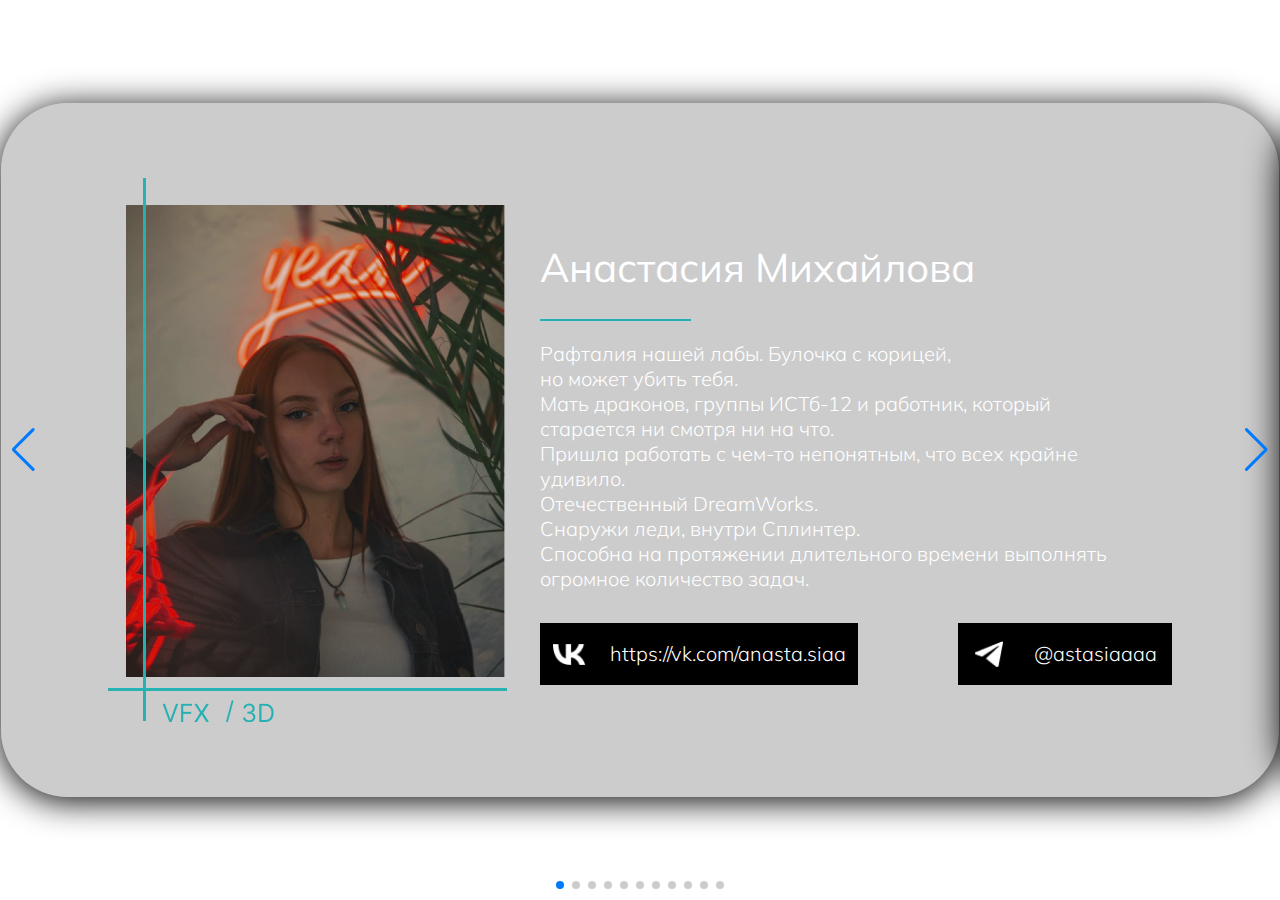
<file: aboutUs.html>
<!DOCTYPE html>
<html lang="en" dir="ltr">
  <head>
    <link rel="stylesheet" href="https://cdn.jsdelivr.net/npm/swiper/swiper-bundle.min.css" />
    <link rel="stylesheet" href="assets/css/aboutUs.css">
    <link rel="preconnect" href="https://fonts.googleapis.com">
    <link rel="preconnect" href="https://fonts.gstatic.com" crossorigin>
    <link href="https://fonts.googleapis.com/css2?family=Mulish:wght@300;400&display=swap" rel="stylesheet">
    <meta charset="utf-8">
    <title></title>
  </head>
  <body>

  <div class="swiper mySwiper">
    <div class="swiper-wrapper">
      <div class="swiper-slide">
        <div class="slide__Background">
          <img src="assets\img\Group 96.png" alt="Anastasia">
          <div class="slide__right">
            <div class="slide__text">
              <h1>Анастасия Михайлова</h1>
              <hr>
              <p>Рафталия нашей лабы. Булочка с корицей,<br>
                но может убить тебя.<br>
                Мать драконов, группы ИСТб-12 и работник, который<br>
                старается ни смотря ни на что.<br>
                Пришла работать с чем-то непонятным, что всех крайне<br>
                удивило.<br>
                Отечественный DreamWorks.<br>
                Снаружи леди, внутри Сплинтер.<br>
                Способна на протяжении длительного времени выполнять<br>
                огромное количество задач.<br>
              </p>
            </div>
            <div class="slide__buttons">
              <div class="slide__button-vk">
                <img src="assets\img\Vector.png" alt="vk">
                <span>https://vk.com/anasta.siaa</span>
              </div>
              <div class="slide__button-tg">
                <img src="assets\img\VectorTG.png" alt="tg">
                <span>@astasiaaaa</span>
              </div>
            </div>
          </div>
        </div>
      </div>
      <!-- 2  -->
      <div class="swiper-slide">
        <div class="slide__Background">
          <img src="assets\img\Group 95.png" alt="Nikita">
          <div class="slide__right">
            <div class="slide__text">
              <h1>Никита Авсиевич</h1>
              <hr>
              <p>Наставник и в работе, и в жизни. Всегда даст совет и<br>
              заговорит тебя на любую тему. Имеет запас поучительных<br>
              историй для любой жизненной ситуации<br>
              Никита Александорович - босс, сенсей и любитель аскании.<br>
              Ему настолько понятем этот мир, что нам не понять.<br>
              </p>
            </div>
            <div class="slide__buttons">
              <div class="slide__button-vk">
                <img src="assets\img\Vector.png" alt="vk">
                <span>https://vk.com/sappibear</span>
              </div>
              <div class="slide__button-tg">
                <img src="assets\img\VectorTG.png" alt="tg">
                <span>@Suppi_Bear</span>
              </div>
            </div>
          </div>
        </div>
      </div>
      <!-- 3 -->
      <div class="swiper-slide">
        <div class="slide__Background">
          <img src="assets\img\Group 97.png" alt="Liza">
          <div class="slide__right">
            <div class="slide__text">
              <h1>Елизавета Кононова</h1>
              <hr>
              <p>Талантливый дизайнер с выдающимся вкусом.<br>
              Украшение нашей лабораторной компании и самый приятный<br>
              человек.<br>
              Шутки стреляет редко, но крайне метко.<br>
              Visual aesthetic, если бы была человеком.<br>
              Главный противник ананасов. Если бы на земле началось<br>
              восстание против любителей пицц с ананасами, стала бы<br>
              предводителем, прям как Жанна д`Арк.<br>
              Любит Йегер, но не Эрена.<br>
              Этот человек создавал дизайн для сайта, судите о ней по нему. А<br>
              если серьезно, очень трудолюбивый человек, который всегда<br>
              поможет (но это не точно).
              </p>
            </div>
            <div class="slide__buttons">
              <div class="slide__button-vk">
                <img src="assets\img\Vector.png" alt="vk">
                <span>https://vk.com/lzknnva</span>
              </div>
              <div class="slide__button-tg">
                <img src="assets\img\VectorTG.png" alt="tg">
                <span>@lzknnva</span>
              </div>
            </div>
          </div>
        </div>
      </div>
      <!-- 4 -->
      <div class="swiper-slide">
        <div class="slide__Background">
          <img src="assets\img\Group 98.png" alt="Anastasia">
          <div class="slide__right">
            <div class="slide__text">
              <h1>Лия Язданова</h1>
              <hr>
              <p>Электромонтёр.<br>
                 Аппарат для раздачи вопросов, ответ на которые не знает<br>
                 даже Царь.<br>
                 Местный "диллер" знаний.<br>
                 Топ-3 лучших смехов из всех, которые вы когда-либо<br>
                 встречали.<br>
                 Любитель Mac и Apple<br>
                 Упертая, добивается своего несмотря ни на что.<br>
                 Разговаривает на змеином лучше, чем Гарри Поттер.<br>
                 Считает, что информации много не бывает.<br>
              </p>
            </div>
            <div class="slide__buttons">
              <div class="slide__button-vk">
                <img src="assets\img\Vector.png" alt="vk">
                <span>https://vk.com/liya_yazdanova</span>
              </div>
              <div class="slide__button-tg">
                <img src="assets\img\VectorTG.png" alt="tg">
                <span>@linaquinzel</span>
              </div>
            </div>
          </div>
        </div>
      </div>
      <!-- 5 -->
      <div class="swiper-slide">
        <div class="slide__Background">
          <img src="assets\img\Group 99.png" alt="Anastasia">
          <div class="slide__right">
            <div class="slide__text">
              <h1>Игорь Колягин</h1>
              <hr>
              <p>Боевая единица.<br>
                 Возможно он робот (а он точно не инопланетянин?).<br>
                 Первая и последняя линия обороны здравого смысла.<br>
                 Первое время он может показаться вам странным, но, узнав<br>
                 его получше, вы поймете, что это самый трудолюбивый<br>
                 работник, отзывчивый и добрый человек с отличным<br>
                 чувством юмора.<br>
                 R2D2<br>
                 Адепт теории относительности.<br>
                 Именно он создал Цукерберга.<br>
              </p>
            </div>
            <div class="slide__buttons">
              <div class="slide__button-vk">
                <img src="assets\img\Vector.png" alt="vk">
                <span>https://vk.com/mithmankolagin</span>
              </div>
              <div class="slide__button-tg">
                <img src="assets\img\VectorTG.png" alt="tg">
                <span>@Ladno2003OKEY</span>
              </div>
            </div>
          </div>
        </div>
      </div>
      <div class="swiper-slide">
        <div class="slide__Background">
          <img src="assets\img\Group 100.png" alt="Anastasia">
          <div class="slide__right">
            <div class="slide__text">
              <h1>Александр Печорин</h1>
              <hr>
              <p>Рафталия нашей лабы. Булочка с корицей,<br>
                но может убить тебя.<br>
                Мать драконов, группы ИСТб-12 и работник, который старается ни смотря ни на что.<br>
                Пришла работать с чем-то непонятным, что всех крайне удивило.<br>
                Отечественный DreamWorks.<br>
                Снаружи леди, внутри Сплинтер.<br>
                Способна на протяжении длительного времени выполнять огромное количество задач.<br>
              </p>
            </div>
            <div class="slide__buttons">
              <div class="slide__button-vk">
                <img src="assets\img\Vector.png" alt="vk">
                <span>https://vk.com/pechca16</span>
              </div>
              <div class="slide__button-tg">
                <img src="assets\img\VectorTG.png" alt="tg">
                <span>@unrealAlexL</span>
              </div>
            </div>
          </div>
        </div>
      </div>
      <!-- 7 -->
      <div class="swiper-slide">
        <div class="slide__Background">
          <img src="assets\img\Group 101.png" alt="Anastasia">
          <div class="slide__right">
            <div class="slide__text">
              <h1>Максим Суворов</h1>
              <hr>
              <p>Суровый и целеустремленный.<br>
                Начинающий геймдев разработчик. Довольно умный<br>
                и рассудительный.<br>
                Как Джокер - искупался в химикатах и теперь токсичит.<br>
                Чтобы сыграть в перевозчике, Стэтхем изучал биографию<br>
                Максима.<br>
                Мастер на все лапки, главный сисьадмин, человек который<br>
                разбирается в технике, апехер и просто хороший человек.<br>
              </p>
            </div>
            <div class="slide__buttons">
              <div class="slide__button-vk">
                <img src="assets\img\Vector.png" alt="vk">
                <span>https://vk.com/vs_ma27</span>
              </div>
              <div class="slide__button-tg">
                <img src="assets\img\VectorTG.png" alt="tg">
                <span>@vs_ma17</span>
              </div>
            </div>
          </div>
        </div>
      </div>
      <div class="swiper-slide">
        <div class="slide__Background">
          <img src="assets\img\Group 102.png" alt="Anastasia">
          <div class="slide__right">
            <div class="slide__text">
              <h1>Никита Сулевич</h1>
              <hr>
              <p>Высший криннго, аниме эксперт.<br>
                Отличный преподаватель, понимающий, умеет<br>
                взаимодействовать со сложными людьми. Научит тебя всем<br>
                тонкостям в создании чуда.<br>
                Мастер геймдева и тонких шуток.<br>
                Амбассадор Ниппон коку<br>
                Как рембо, только вместо патронов мемы.<br>
                Главный гейдизайнер локаций и карт, будующий<br>
                владелец trueno и просто добрый, позитивный человек.<br>
              </p>
            </div>
            <div class="slide__buttons">
              <div class="slide__button-vk">
                <img src="assets\img\Vector.png" alt="vk">
                <span>https://vk.com/ryuunatsu</span>
              </div>
              <div class="slide__button-tg">
                <img src="assets\img\VectorTG.png" alt="tg">
                <span>@RyuuNatsu</span>
              </div>
            </div>
          </div>
        </div>
      </div>
      <div class="swiper-slide">
        <div class="slide__Background">
          <img src="assets\img\Group 103.png" alt="Anastasia">
          <div class="slide__right">
            <div class="slide__text">
              <h1>Алексей Первов</h1>
              <hr>
              <p>Тот самый друг, которого нужно брать в магазин, чтобы<br>
                дотянуться до верхней полки. Позитивный,<br>
                конструктивный.<br>
                Ещё один фронтэндер (какой ужас, сколько их?).<br>
                Работает с нами дистанционно.<br>
                Если бы ответственность была человеком,<br>
                то была бы Алексеем.<br>
                Истинный и уважаемый работяга<br>
                Фанат фильма “Убить Билла”.<br>
                Мастер CSS анимаций и JS.<br>
              </p>
            </div>
            <div class="slide__buttons">
              <div class="slide__button-vk">
                <img src="assets\img\Vector.png" alt="vk">
                <span>https://vk.com/lxminus</span>
              </div>
              <div class="slide__button-tg">
                <img src="assets\img\VectorTG.png" alt="tg">
                <span>@lxminus</span>
              </div>
            </div>
          </div>
        </div>
      </div>
      <!-- 10 -->
      <div class="swiper-slide">
        <div class="slide__Background">
          <img src="assets\img\Group 104.png" alt="Anastasia">
          <div class="slide__right">
            <div class="slide__text">
              <h1>Илья Гаранов</h1>
              <hr>
              <p>Способен в кратчайшие сроки освоить сложнейшую тему.<br>
                Отличный работник и душа любой компании.<br>
                Подчинил себе древнее проклятье 2+2=22.<br>
                Со скриптонитом не знакомит. Ходят слухи,<br>
                что видел как запускают ракеты в космос.<br>
                Ближайший к космосу<br>
                человек, который сквозь все тернии<br>
                постиг Java Script, а также имеет черный пояс по HTML и<br>
                СSS.
              </p>
            </div>
            <div class="slide__buttons">
              <div class="slide__button-vk">
                <img src="assets\img\Vector.png" alt="vk">
                <span>https://vk.com/garai312</span>
              </div>
              <div class="slide__button-tg">
                <img src="assets\img\VectorTG.png" alt="tg">
                <span>@praying312</span>
              </div>
            </div>
          </div>
        </div>
      </div>
      <!-- 11 -->
      <div class="swiper-slide">
        <div class="slide__Background">
          <img src="assets\img\Group 105.png" alt="Anastasia">
          <div class="slide__right">
            <div class="slide__text">
              <h1>Петр Каменнов</h1>
              <hr>
              <p>Хранит в себе огромное количество информации, способен<br>
                решать сложнейшие задачи, очень быстро достигает целей и<br>
                легко всё схватывает.<br>
                Самый лютый уничтожитель офисных стульев на диком<br>
                западе<br>
                Любит JavaScript с рождения.<br>
                Добряк, отпетый мошенник, душный слетчик.<br>
              </p>
            </div>
            <div class="slide__buttons">
              <div class="slide__button-vk">
                <img src="assets\img\Vector.png" alt="vk">
                <span>https://vk.com/petrkamennov</span>
              </div>
              <div class="slide__button-tg">
                <img src="assets\img\VectorTG.png" alt="tg">
                <span>@petrkamennov</span>
              </div>
            </div>
          </div>
        </div>
      </div>
    </div>
    <div class="swiper-button-next"></div>
    <div class="swiper-button-prev"></div>
    <div class="swiper-pagination"></div>
  </div>
  
  <!-- Swiper JS -->
  <script src="https://cdn.jsdelivr.net/npm/swiper/swiper-bundle.min.js"></script>
  
  <!-- Initialize Swiper -->
  <script>
    var swiper = new Swiper(".mySwiper", {
      cssMode: true,
      navigation: {
        nextEl: ".swiper-button-next",
        prevEl: ".swiper-button-prev",
      },
      pagination: {
        el: ".swiper-pagination",
      },
      loop: true,
      mousewheel: true,
      keyboard: true,
    });
  </script>
  </body>
</html>
</file>
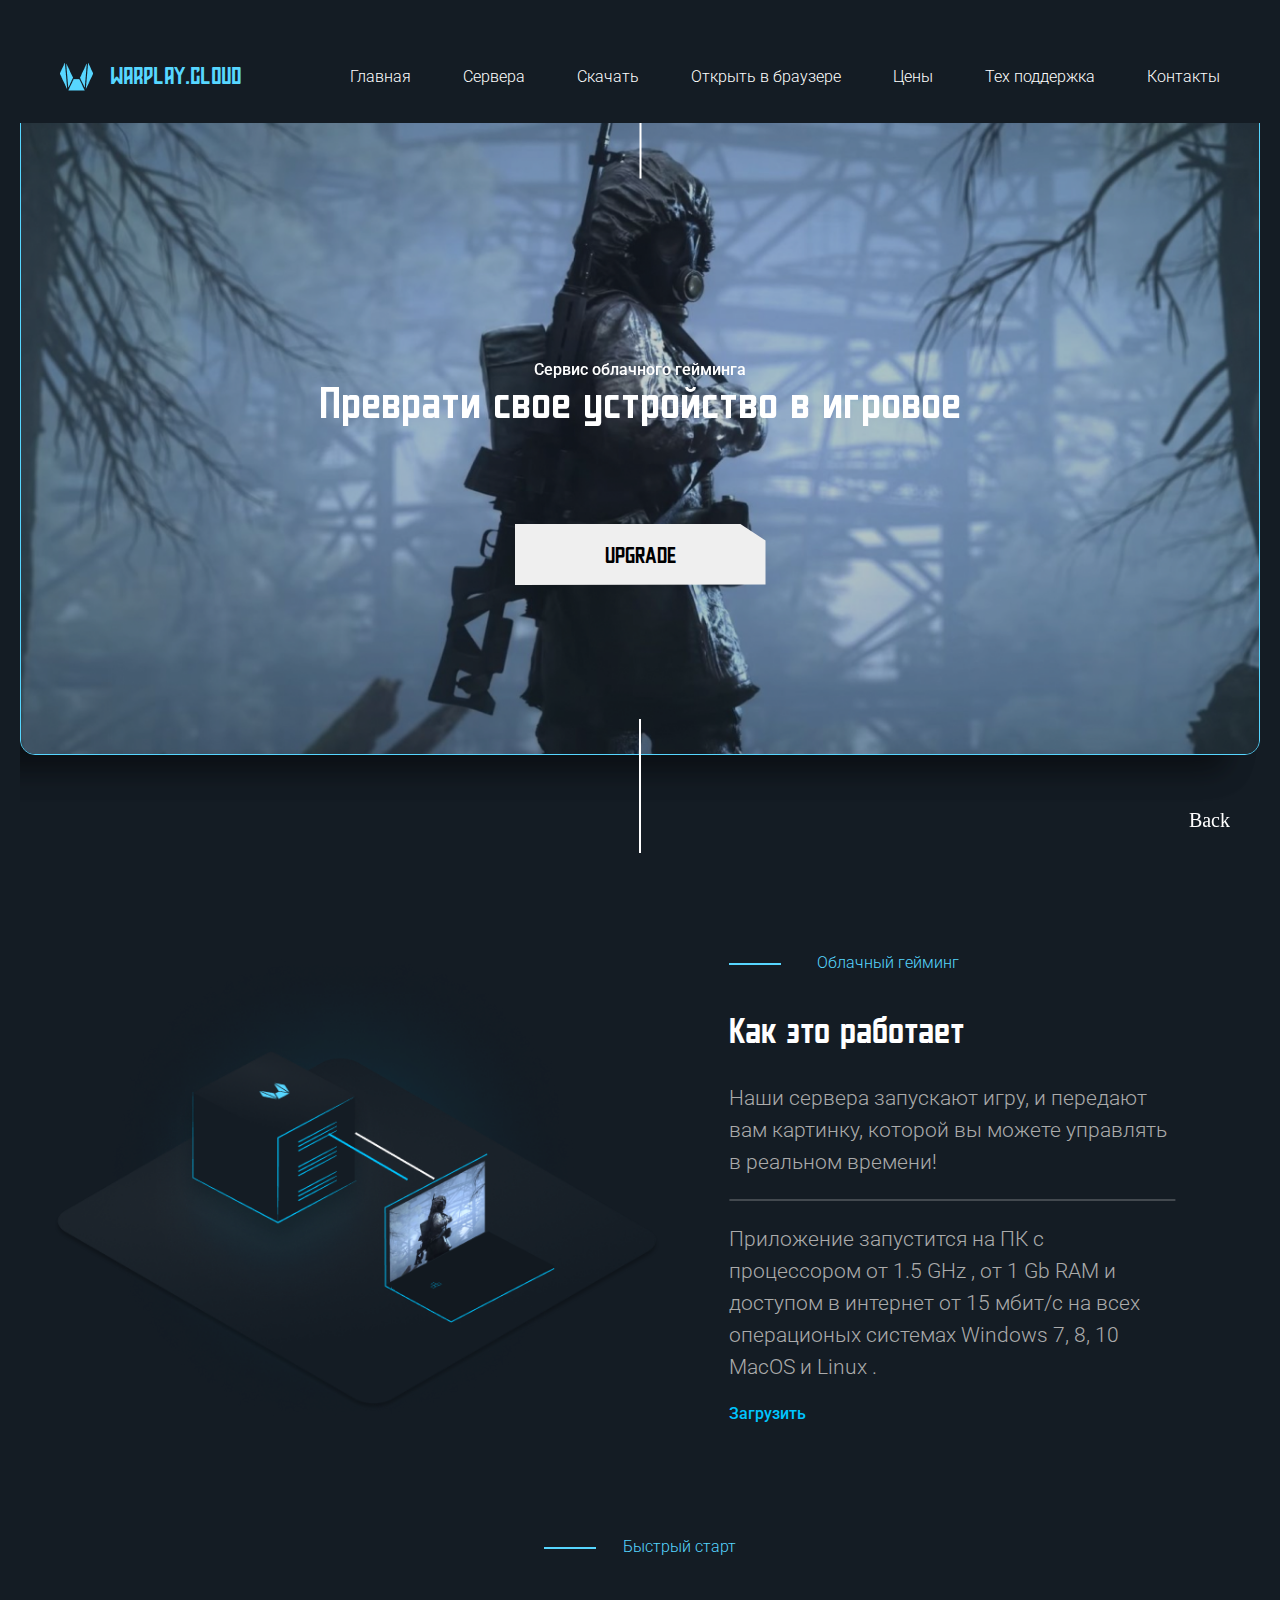
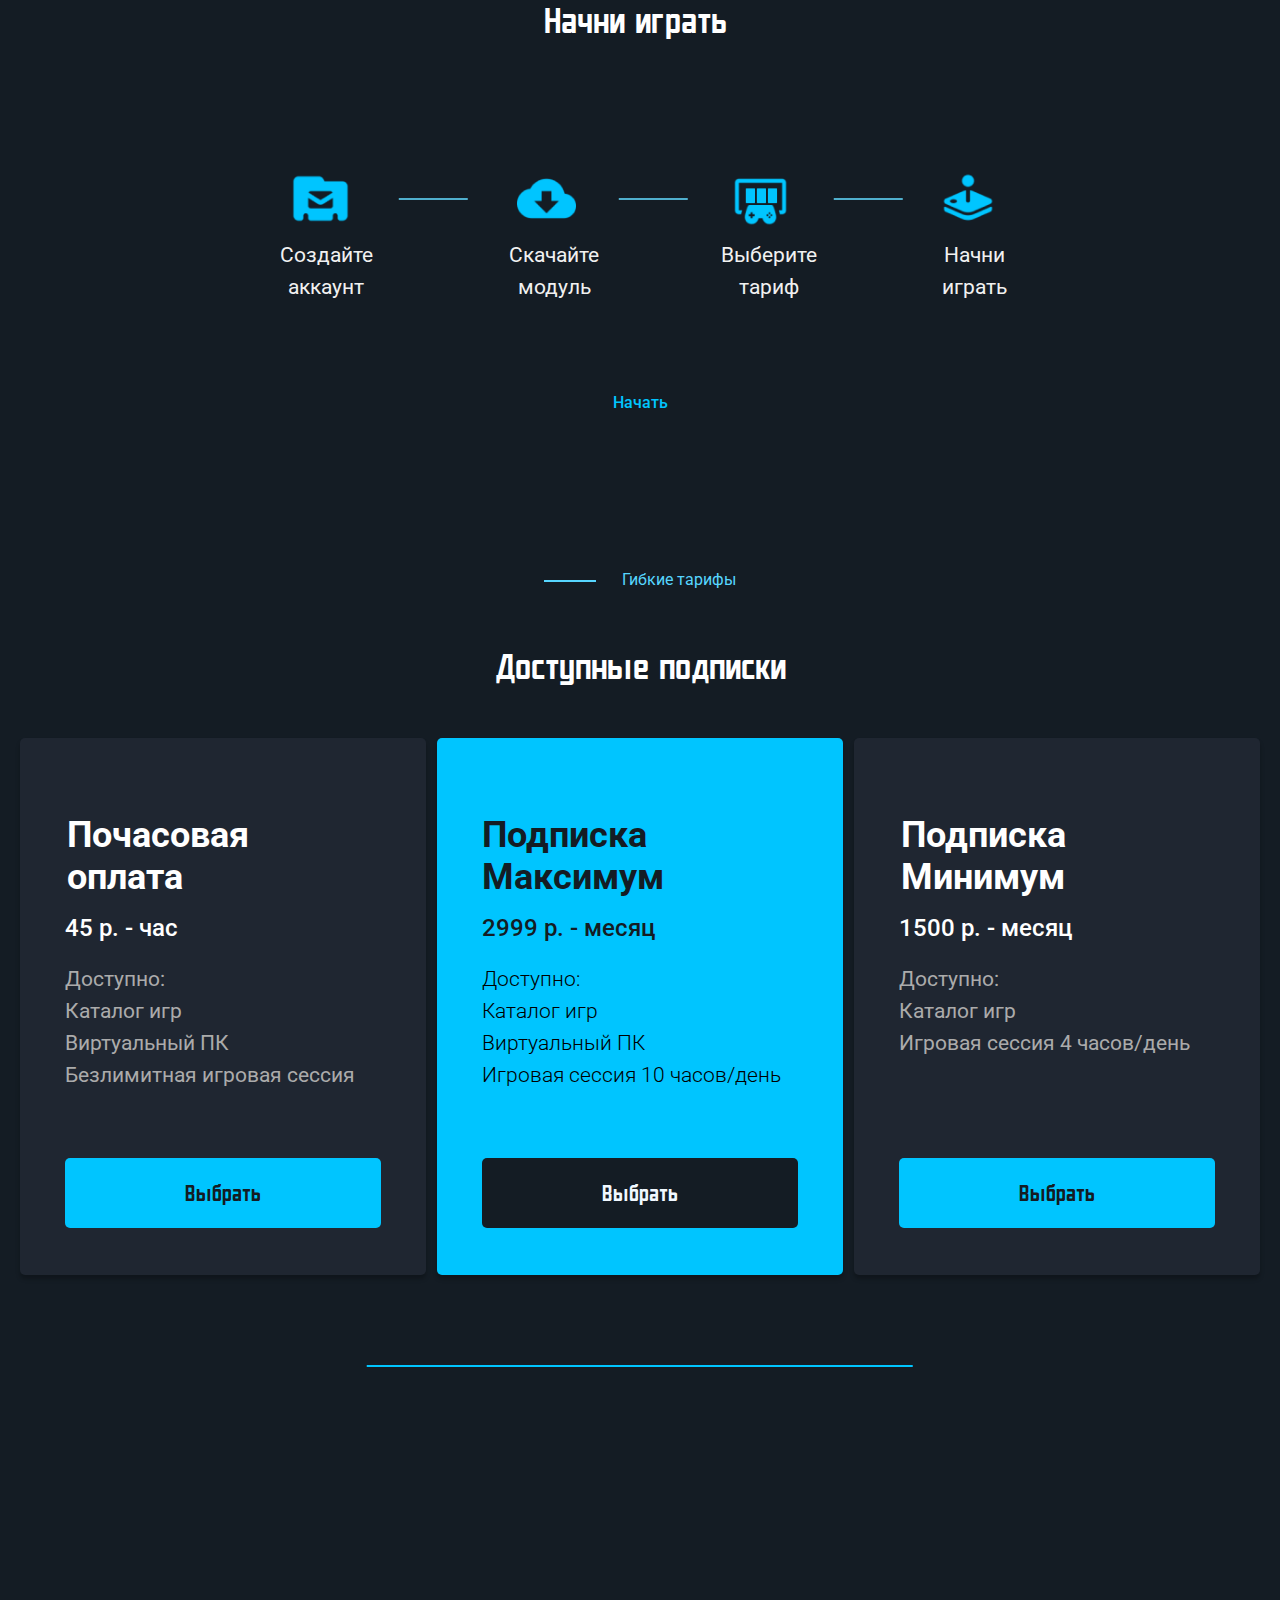
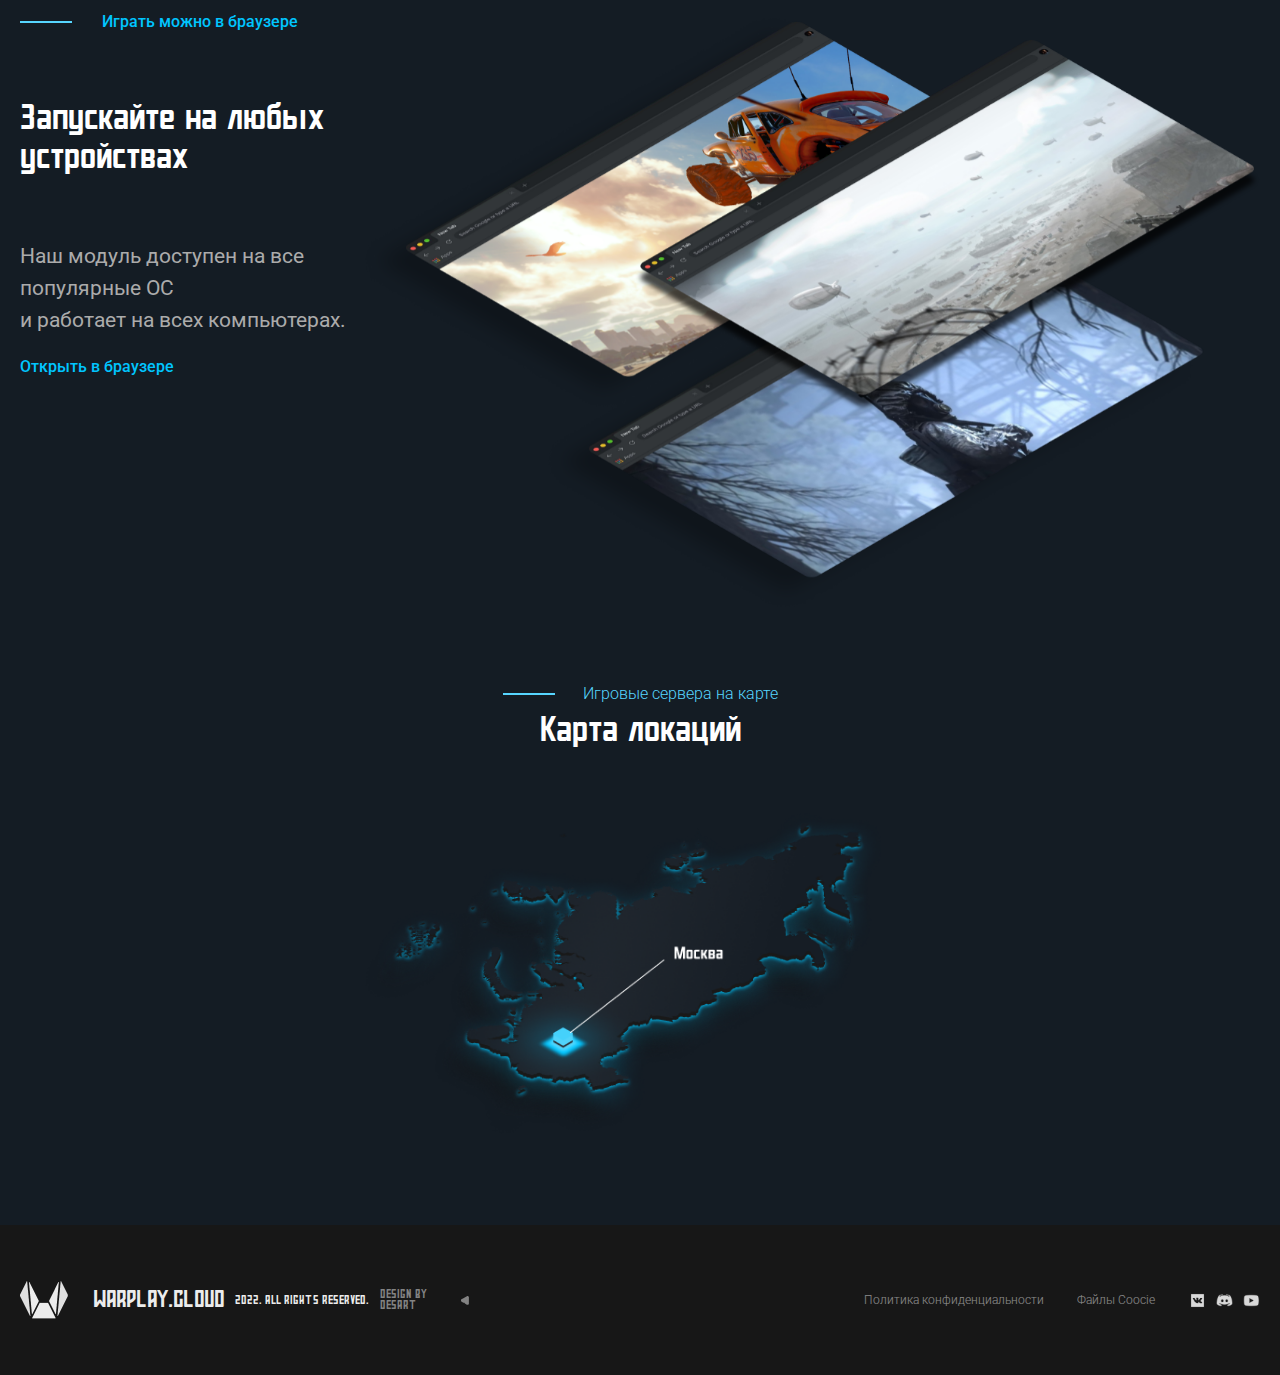
<file: project3.html>
<!DOCTYPE html>
<html lang="ru" dir="ltr">
  <head>
    <link
    rel="stylesheet"
    href="https://unpkg.com/swiper@8/swiper-bundle.min.css"
    />
    <link rel="stylesheet" href="assets/css/project3.css">
    <link rel="preconnect" href="https://fonts.googleapis.com">
    <link rel="preconnect" href="https://fonts.gstatic.com" crossorigin>
    <link href="https://fonts.googleapis.com/css2?family=Montserrat:wght@700&family=Nunito+Sans:wght@400;600;700;800&family=Roboto:wght@100;300;400;500;700&family=Rubik:wght@500&display=swap" rel="stylesheet">
    <meta name="viewport" content="width=device-width, initial-scale=1">
    <meta charset="utf-8">
    <title></title>
  </head>
  <body>

    <header class="header">
      <div class="_container_h">
        <div class="header__body">
          <a href="#"><div class="header__logo">
              <img src="assets\img\Group 5.png" alt="logo">
              <span>WARPLAY.CLOUD</span>
          </div></a>
          <div class="header__burger">
            <span></span>
          </div>
          <nav class="header__menu">
            <ul>
              <li><a href="#">Главная</a></li>
              <li><a href="#">Сервера</a></li>
              <li><a href="#">Скачать</a></li>
              <li><a href="#">Открыть в браузере</a></li>
              <li><a href="#">Цены</a></li>
              <li><a href="#">Тех поддержка</a></li>
              <li><a href="#">Контакты</a></li>
            </ul>
          </nav>
          </div>
        </div>
    </header>
    <div class="back">
      <a href="main.html">Back</a>
    </div>
    <section class="first__section _container">
      <!-- Slider main container -->
      <div class="first_section-slider swiper">
        <!-- Additional required wrapper -->
        <div class="swiper-wrapper">
          <!-- Slides -->
          <div class="slider__item swiper-slide">
            <img src="assets\img\Rectangle71.png">
            <div class="slider__text">
              <div class="slider__text-line1"></div>
              <span>Сервис облачного гейминга</span>
              <h1>Преврати свое устройство в игровое</h1>
              <button type="button" id="firstSectionSliderButton" name="button">UPGRADE</button>
              <div class="slider__text-line2"></div>
            </div>
          </div>
          <div class="slider__item swiper-slide">
            <img src="assets\img\Rectangle 94.png">
            <div class="slider__text">
              <div class="slider__text-line1"></div>
              <span>Сервис облачного гейминга</span>
              <h1>Преврати свое устройство в игровое</h1>
              <button id="firstSectionSliderButton" type="button" name="button">UPGRADE</button>
              <div class="slider__text-line2"></div>
            </div>
          </div>
          <div class="slider__item swiper-slide">
            <img src="assets\img\Rectangle 115.png">
            <div class="slider__text">
              <div class="slider__text-line1"></div>
              <span>Сервис облачного гейминга</span>
              <h1>Преврати свое устройство в игровое</h1>
              <button id="firstSectionSliderButton" type="button" name="button">UPGRADE</button>
              <div class="slider__text-line2"></div>
            </div>
          </div>
          ...
        </div>
        <!-- If we need pagination -->
        <div class="swiper-pagination"></div>
      </div>
    </section>
    <section class="second__section _container">
      <img src="assets\img\ImageServerHost.png" alt="second__section-img">
      <div class="second__section-right">
        <div class="second__section-right-top">
          <div class="second__section-right-top__line"></div>
          <span>Облачный гейминг</span>
        </div>
        <h2>Как это работает</h2>
        <p>Наши сервера запускают игру, и передают
          вам картинку, которой вы можете управлять
          в реальном времени!</p>
        <div class="second__section-right__line"></div>
        <p>Приложение  запустится на ПК с процессором
          от 1.5 GHz , от 1 Gb RAM и доступом в интернет
          от 15 мбит/с
           на всех операционых системах
          Windows 7, 8, 10 MacOS и Linux .</p>
        <a href="#" id="download">Загрузить</a>
      </div>
    </section>
    <section class="third_section _container">
      <div class="third_section-top">
        <div class="third_section-top-top">
          <div class="third_section-top-top__line"></div>
          <span>Быстрый старт</span>
        </div>
        <h3>Начни играть</h3>
      </div>
      <div class="third_section-bottom">
        <div class="third_section-bottom__imgs">
          <img class="third_section-bottom__img1" src="assets\img\Mail Contact.png" alt="third_section-bottom__img1">
          <div class="third_section-bottom__imgs-line"></div>
          <img class="third_section-bottom__img2" src="assets\img\Download from the Cloud.png" alt="third_section-bottom__img2">
          <div class="third_section-bottom__imgs-line"></div>
          <img class="third_section-bottom__img3" src="assets\img\Library.png" alt="third_section-bottom__img3">
          <div class="third_section-bottom__imgs-line"></div>
          <img class="third_section-bottom__img4" src="assets\img\Apple Arcade.png" alt="third_section-bottom__img4">
        </div>
        <div class="third_section-bottom__text">
          <span>Cоздайте аккаунт</span>
          <span>Cкачайте модуль</span>
          <span>Выберите тариф</span>
          <span>Начни играть</span>
        </div>
      </div>
      <a href="#" id="start">Начать</a>
    </section>
    <section class="four_section _container">
      <div class="four_section-top">
        <div class="four_section-top-top">
          <div class="four_section-top-top__line"></div>
          <span>Гибкие тарифы</span>
        </div>
        <h4>Доступные подписки</h4>
      </div>
      <div class="four_section-bottom">
        <div class="four_section-bottom__block-gray">
          <b>Почасовая
            <br>оплата</b>
          <span>45 р.  -  час</span>
          <p>Доступно:
             <br>Каталог игр
             <br>Виртуальный ПК
             <br>Безлимитная игровая сессия</p>
          <button  id="button"  type="button" name="button">Выбрать</button>
        </div>
        <div class="four_section-bottom__block-blue">
          <b>Подписка Максимум</b>
          <span>2999 р.  -  месяц</span>
          <p>Доступно:
             <br>Каталог игр
             <br>Виртуальный ПК
             <br>Игровая сессия 10 часов/день</p>
          <button id="button" type="button" name="button">Выбрать</button>
        </div>
        <div class="four_section-bottom__block-gray">
          <b>Подписка Минимум</b>
          <span>1500 р.  -  месяц</span>
          <p>Доступно:
             <br>Каталог игр
             <br>Игровая сессия 4 часов/день</p>
          <button id="button" type="button" name="button">Выбрать</button>
        </div>
      </div>
      <div class="four_section-line"></div>
    </section>
    <section class="five_section _container">
      <div class="five_section-left">
        <div class="five_section-left-top">
          <div class="five_section-left-top__line"></div>
          <span>Играть можно в браузере</span>
        </div>
        <h5>Запускайте на любых <br>устройствах</h5>
        <p>Наш модуль доступен на все популярные ОС
          <br>и работает на всех компьютерах.</p>
        <span id="inBrowser">Открыть в браузере</span>
      </div>
      <img src="assets\img\ImageBrowser (1).png" alt="five_section__img">
    </section>
    <section class="six__section _container">
      <div class="six__section-top">
        <div class="six__section-top-top">
          <div class="six__section-top-top__line"></div>
          <span>Игровые сервера на карте</span>
        </div>
        <h6>Карта локаций</h6>
      </div>
      <img src="assets\img\Group 83.png" alt="six__section-img">
    </section>
    <footer class="footer">
      <div class="footer__block _container">
        <div class="footer__block-left">
          <div class="footer__block-left__logo">
            <img src="assets\img\Group 6.png" alt="footer__block-left__logo">
            <span>WARPLAY.CLOUD</span>
          </div>
          <span>2022. All rights reserved.</span>
          <div class="footer__block-left__text">
            <span>Design by desart</span>
            <img src="assets\img\Vector.svg" alt="footer__block-left__text-img">
          </div>
        </div>
        <div class="footer__block-right">
          <span>Политика конфиденциальности</span>
          <span>Файлы Coocie</span>
          <div class="footer__block-right__contacts">
            <img src="assets\img\VK com.svg" alt="vk">
            <img src="assets\img\Discord.svg" alt="ds">
            <img src="assets\img\YouTube.svg" alt="yt">
          </div>
        </div>
      </div>
    </footer>
    <section class="os__section">
      <div class="os__section-block">
        <div class="os__section-block__top">
          <img id="arrow" src="assets\img\Arrow 3.svg" alt="arrow">
          <b>Выберете операционную систему</b>
        </div>
        <div class="os__section-block__bottom">
          <img src="assets\img\Windows 10.png" alt="Windows">
          <img src="assets\img\Mac Client.png" alt="Mac">
          <img src="assets\img\Linux.png" alt="Linux">
          <img src="assets\img\Chrome.png" alt="Chrome">
        </div>
      </div>
    </section>
    <section class="reg__section">
      <div class="reg__section-block">
        <div class="sign-reg__section-block__top">
          <img src="assets\img\Arrow 3.svg" id="arrow3" alt="sign-reg__section">
          <b class="sign-reg__section-block__top__b1">Регестрация</b>
          <b id="enter2" class="sign-reg__section-block__top__b2">Вход</b>
        </div>
        <input type="text" class="sign-reg__section-block__email" name="Почта / Телефон" value="Почта / Телефон">
        <input type="text" class="sign-reg__section-block__password" name="Пароль"Пароль value="Пароль">
        <button class="sign-reg__section-block__button" id="regButton" type="button" name="button">Зарегистрироваться</button>
        <div class="reg__section-block__checkbox">
          <input type="checkbox" checked>
          <span>Я соглашаюсь со следующими установленными правилами: <br>Политика использования файлов cookie WARPLAY.CLOUD, Пользовательское соглашение WARPLAY.CLOUD, Лицензионное соглашение MY.GAMES с конечным пользователем в отношении Игр, Лицензионное соглашение с конечным Пользователем для WARPLAY.CLOUD Игрового центра,<br>Политика конфиденциальности портала WARPLAY.CLOUD, Политика конфиденциальности WARPLAY.CLOUD для детей</span>
        </div>
        <div class="sign-reg__section-block__bottom">
          <div class="sign-reg__section-block__bottom-top">
            <div class="sign-reg__section-block__bottom-top__line"></div>
            <span>Войти через</span>
            <div class="sign-reg__section-block__bottom-top__line"></div>
          </div>
          <ul>
            <li class="sign-reg__section-block__bottom__img1"><img src="assets\img\Mail_ru.png" alt="sign-reg__section-block__bottom"></li>
            <li class="sign-reg__section-block__bottom__img2"><img src="assets\img\VK.png" alt="sign-reg__section-block__bottom"></li>
            <li class="sign-reg__section-block__bottom__img3"><img src="assets\img\OK.png" alt="sign-reg__section-block__bottom"></li>
            <li class="sign-reg__section-block__bottom__img4"><img src="assets\img\Facebook.png" alt="sign-reg__section-block__bottom"></li>
            <li class="sign-reg__section-block__bottom__img5"><img src="assets\img\Google.png" alt="sign-reg__section-block__bottom"></li>
            <li class="sign-reg__section-block__bottom__img6"><img src="assets\img\Twitch.png" alt="sign-reg__section-block__bottom"></li>
            <li class="sign-reg__section-block__bottom__img7"><img src="assets\img\Twitter.png" alt="sign-reg__section-block__bottom"></li>
            <li class="sign-reg__section-block__bottom__img8"><img src="assets\img\Apple.png" alt="sign-reg__section-block__bottom"></li>
          </ul>
        </div>
      </div>
    </section>
    <section class="sign__section">
      <div class="sign__section-block">
        <img src="assets\img\Rectangle 219.png" alt="sign__section-block__vk">
        <div class="sign-reg__section-block__top">
          <img src="assets\img\Arrow 3.svg" id="arrow2" alt="sign-reg__section">
          <b class="sign-reg__section-block__top__b2">Вход</b>
            <b id="regestration" class="sign-reg__section-block__top__b1">Регестрация</b>
        </div>
        <input type="text" class="sign-reg__section-block__email" name="Почта / Телефон" value="Почта / Телефон">
        <input type="text" class="sign-reg__section-block__password" name="Пароль"Пароль value="Пароль">
        <div class="sign__section-block__buttons">
          <input type="checkbox">
          <span>Запомнить</span>
          <button class="sign-reg__section-block__button" id="signButton" type="button" name="button">Войти</button>
        </div>
        <div class="sign-reg__section-block__bottom">
          <div class="sign-reg__section-block__bottom-top">
            <div class="sign-reg__section-block__bottom-top__line"></div>
            <span>Войти через</span>
            <div class="sign-reg__section-block__bottom-top__line"></div>
          </div>
          <ul>
            <li class="sign-reg__section-block__bottom__img1"><img src="assets\img\Mail_ru.png" alt="sign-reg__section-block__bottom"></li>
            <li class="sign-reg__section-block__bottom__img2"><img src="assets\img\VK.png" alt="sign-reg__section-block__bottom"></li>
            <li class="sign-reg__section-block__bottom__img3"><img src="assets\img\OK.png" alt="sign-reg__section-block__bottom"></li>
            <li class="sign-reg__section-block__bottom__img4"><img src="assets\img\Facebook.png" alt="sign-reg__section-block__bottom"></li>
            <li class="sign-reg__section-block__bottom__img5"><img src="assets\img\Google.png" alt="sign-reg__section-block__bottom"></li>
            <li class="sign-reg__section-block__bottom__img6"><img src="assets\img\Twitch.png" alt="sign-reg__section-block__bottom"></li>
            <li class="sign-reg__section-block__bottom__img7"><img src="assets\img\Twitter.png" alt="sign-reg__section-block__bottom"></li>
            <li class="sign-reg__section-block__bottom__img8"><img src="assets\img\Apple.png" alt="sign-reg__section-block__bottom"></li>
          </ul>
        </div>
      </div>
    </section>
    <section class="confirmation__section">
      <div class="confirmation__section-block">
        <div class="confirmation__section-block-top">
          <img src="assets\img\Arrow 3.svg" id="arrow4" alt="arrow">
          <b>На вашу почту отправлено подтверждение</b>
        </div>
        <p>На Ваш почтовый ящик отправлено сообщение, содержащее ссылку для подтверждения правильности e-mail адреса. Пожалуйста, перейдите по ссылке для завершения подписки.
          <br><br>
          Если письмо не пришло в течение 15 минут, проверьте папку «Спам». Если письмо вдруг попало в эту папку, откройте письмо, нажмите кнопку «Не спам» и перейдите по ссылке подтверждения. Если же письма нет и в папке «Спам», попробуйте подписаться ещё раз. Возможно, вы ошиблись при вводе адреса.</p>
      </div>
    </section>
    <section class="subscription__section">
        <div class="subscription__section-block">
          <div class="subscription__section-block__top">
            <img src="assets\img\Arrow 3.svg" id="arrow5" alt="arrow">
            <b>Доступные подписки</b>
          </div>
          <div class="four_section-bottom">
            <div class="four_section-bottom__block-gray">
              <b>Почасовая
                оплата</b>
              <span>45 р.  -  час</span>
              <p>Доступно:
                 <br>Каталог игр
                 <br>Виртуальный ПК
                 <br>Безлимитная игровая сессия</p>
              <button type="button" id="subsButton"  name="button">Выбрать</button>
            </div>
            <div class="four_section-bottom__block-blue">
              <b>Подписка Максимум</b>
              <span>2999 р.  -  месяц</span>
              <p>Доступно:
                 <br>Каталог игр
                 <br>Виртуальный ПК
                 <br>Игровая сессия 10 часов/день</p>
              <button type="button" id="subsButton" name="button">Выбрать</button>
            </div>
            <div class="four_section-bottom__block-gray">
              <b>Подписка Минимум</b>
              <span>1500 р.  -  месяц</span>
              <p>Доступно:
                 <br>Каталог игр
                 <br>Игровая сессия 4 часов/день</p>
              <button type="button" id="subsButton"  name="button">Выбрать</button>
            </div>
          </div>
        </div>
      </section>
  <script src="assets/js/jquery-3.6.0.min.js"></script>
  <script src="https://unpkg.com/swiper@8/swiper-bundle.min.js"></script>
  <script src="assets/js/projecct3.js"></script>
  </body>
</html>
</file>
<file: assets/css/aboutUs.css>
*,
*before,
*after {
  padding: 0;
  margin: 0;
  border: 0;
  box-sizing: border-box;
}
a {
  text-decoration: none;
}
ul,
ol,
li {
  list-style: none;
}
img {
  list-style: none;
}
input {
  list-style: none;
  padding: 0;
  margin: 0;
  border: 0;
  border: none;
  border:none;
  background-image:none;
  background-color:transparent;
  -webkit-box-shadow: none;
  -moz-box-shadow: none;
  box-shadow: none;
}
h1,
h2,
h3,
h4,
h5,
h6 {
    font-size: inherit;
    font-weight: inherit;
}
 html,
 body {
   position: relative;
   height: 100%;
 }

 body {
   background: #eee;
   font-family: Helvetica Neue, Helvetica, Arial, sans-serif;
   font-size: 14px;
   color: #000;
   margin: 0;
   padding: 0;
 }

.first__section {
  width: 100%;
  height: 100%;
  display: flex;
  justify-content: center;
  align-items: center;
}

.swiper {
  width: 100%;
  height: 100%;
}

.swiper-slide {
  text-align: center;
  font-size: 18px;
  background: #fff;

  /* Center slide text vertically */
  display: -webkit-box;
  display: -ms-flexbox;
  display: -webkit-flex;
  display: flex;
  -webkit-box-pack: center;
  -ms-flex-pack: center;
  -webkit-justify-content: center;
  justify-content: center;
  -webkit-box-align: center;
  -ms-flex-align: center;
  -webkit-align-items: center;
  align-items: center;
}

.swiper-slide img {
  display: block;
  width: 100%;
  height: 100%;
  object-fit: cover;
}


.slide__Background{
  width: 1278px;
    height: 694px;
    left: 5608px;
    top: 0px;
    display: flex;
    justify-content: center;
    align-items: center;
    background: rgba(0, 0, 0, 0.2);
    box-shadow: 0px 4px 34px #000000;
    border-radius: 67px;
}
.slide__Background img{
  width: 399px;
  height: 543.6px;
}
.slide__right{
    width: 632px;
    height: 470px;
    display: flex;
    flex-direction: column;
    align-items: flex-start;
    margin-left: 33px;
    justify-content: space-between;
}
.slide__text{
  width: 100%;

}
.slide__button-vk img{
  height: 21px;
  width: 34px;

}
.slide__button-tg img{
  height: 26px;
  width: 29px;
}
.slide__buttons{
  width: 100%;
  justify-self: flex-end;
  display: flex;
  justify-content: space-between;
}
.slide__text h1{
  font-family: 'Mulish';
  font-style: normal;
  font-weight: 400;
  font-size: 40px;
  line-height: 50px;  
  color: #FFFFFF;
  text-align: left;
}
.slide__text hr{
  width: 149px;
  border: 1px solid #25B1B1;
  position: relative;
  left: 0;
  margin: 0;
}
.slide__text p{
  font-family: 'Mulish';
  font-style: normal;
  font-weight: 300;
  font-size: 20px;
  line-height: 25px;
  color: #FFFFFF;
  text-align: left;
}
.slide__button-vk{
  width: 318px;
  height: 62px;
  color: #FFFFFF;
  font-family: 'Mulish';
  font-style: normal;
  font-weight: 300;
  font-size: 20px;
  line-height: 140.5%;
  display: flex;
  align-items: center;
  justify-content: space-around;
  background-color: #000000;
}
.slide__button-tg{
  width: 214px;
  height: 62px;
  color: #FFFFFF;
  font-family: 'Mulish';
  font-style: normal;
  font-weight: 300;
  font-size: 20px;
  line-height: 140.5%;
  display: flex;
  align-items: center;
  justify-content: space-around;
  background-color: #000000;
}
</file>
<file: assets/css/project3.css>
*,
*::before
*::after {
  padding: 0;
  margin: 0;
  border: 0;
  box-sizing: border-box;
}
a {
  text-decoration: none;
}
ul,
ol,
li {
  list-style: none;
  padding: 0;
}
img {
  list-style: none;
}
input {
  list-style: none;
  padding: 0;
  margin: 0;
  border: 0;
  border: none;
  border:none;
  background-image:none;
  background-color:transparent;
  -webkit-box-shadow: none;
  -moz-box-shadow: none;
  box-shadow: none;
}
h1,
h2,
h3,
h4,
h5,
h6 {
    font-size: inherit;
    font-weight: inherit;
}
body {
  margin: 0;
  height: 100%;
  line-height: 1;
  font-size: 16px;
  color: #FFFFFF;
  background: #141C24;

}
.wrapped {
  min-height: 100%;
  overflow: hidden;
}
._container_h{
  max-width: 1160px;
  margin: 47px auto;
  display: flex;
  padding: 0 20px;
  justify-content: space-between;
}
._container{
  max-width: 1327px;
  margin: 0 auto;
  padding: 0 20px;
}
html{
  /* overflow: hidden; */
}
/* ======================================================================================== */
@import url('https://fonts.googleapis.com/css2?family=Montserrat:wght@700&family=Nunito+Sans:wght@400;600;700;800&family=Roboto:wght@100;300;400;500;700&family=Rubik:wght@500&display=swap');
@font-face {
  font-family: 'Aire Exterior';
  src: url(../fonts/AireExterior.eot);
  src: url(../fonts/AireExterior.eot?#iefix) format('embedded-opentype'),
       url(../fonts/AireExterior.svg#AireExterior) format('svg'),
       url(../fonts/AireExterior.woff) format('woff'),
       url(../fonts/AireExterior.woff2) format('woff2'),
       url(../fonts/AireExterior.otf) format('otf'),
       url(../fonts/AireExterior.ttf) format('truetype');
       font-weight: 400;
       font-style: normal;
}
@font-face {
  font-family: 'Pulsar - Original';
  src: url(../fonts/pulsar-original.eot);
  src: url(../fonts/pulsar-original.eot?#iefix) format('embedded-opentype'),
       url(../fonts/pulsar-original.svg#pulsar-original) format('svg'),
       url(../fonts/pulsar-original.ttf) format('truetype'),
       url(../fonts/pulsar-original.woff2) format('woff2'),
       url(../fonts/pulsar-original.woff) format('woff'),
       url(../fonts/pulsar-original.otf) format('otf');
       font-weight: 400;
       font-style: normal;
}
/*=========================================================================================*/
.header__logo a{
  display: flex;
  align-items: center;
}
.header{
  width: 100%;
  background: #141C24;
  position: fixed;
  height: 123px;
  z-index: 20
}
.header__logo span{
  font-family: 'Pulsar - Original';
  font-style: normal;
  font-weight: 400;
  font-size: 24px;
  line-height: 23px;
  color: #57D6FF;
  margin-left: 17px;
}
.header__body{
  display: flex;
  width: 100%;
  justify-content: space-between;
  align-items: center;

}
.header__logo{
  display: flex;
  align-items: center;

}
.header__menu{
    width: 870px;
    padding-left: 20px;
}
.header__body ul{
  display: flex;
  width: 100%;
  justify-content: space-between;

}
.header__body li a{
  font-family: 'Roboto';
  font-style: normal;
  font-weight: 300;
  font-size: 16px;
  line-height: 180%;
  color: #FFFFFF;

}
.header__menu button{

}
.menu__icon{
}
@media(max-width: 991px) {
  .header__burger{
    display: block;
    position: relative;
    width: 30px;
    height: 20px;
    position: relative;
    z-index: 5;
  }
  .header__burger::after,
  .header__burger::before {
    content: '';
    background-color: #FFFFFF;
    position: absolute;
    width: 100%;
    height: 2px;
    left: 0;
    transition: all 0.3s ease 0s;
  }
  .header__burger::before {
    top: 0;
  }

  .header__burger::after {
    bottom: 0;
  }
  .header::before{}
  .header__burger span {
    content: '';
    background-color: #FFFFFF;
    position: absolute;
    width: 100%;
    height: 2px;
    left: 0;
    top: 9px;
   -webkit-animation-name: slideInDown;
   animation-name: slideInDown;
   -webkit-animation-duration: 0.5s;
   animation-duration: 0.5s;
   -webkit-animation-fill-mode: both;
   animation-fill-mode: both;
   }
   @-webkit-keyframes slideInDown {
   0% {
   -webkit-transform: translateY(-100px);
   transform: translateY(-100px);
   visibility: visible;
   }
   100% {
   -webkit-transform: translateY(0);
   transform: translateY(0);
   }
   }
   @keyframes slideInDown {
   0% {
   -webkit-transform: translateY(-100px);
   transform: translateY(-100px);
   visibility: visible;
   }
   100% {
   -webkit-transform: translateY(0);
   transform: translateY(0);
   }
   }


  .header__burger.active::before {
    transform: rotate(45deg);
    top: 9px;
  }

  .header__burger.active::after {
    transform: rotate(-45deg);
    bottom: 9px;
  }
  .header.active{
  position: fixed;
  }
  .header__burger.active span {
  -webkit-animation-name: slideOutUp;
  animation-name: slideOutUp;
  -webkit-animation-duration: 1s;
  animation-duration: 1s;
  -webkit-animation-fill-mode: both;
  animation-fill-mode: both;
  }
  @-webkit-keyframes slideOutUp {
  0% {
  -webkit-transform: translateY(0);
  transform: translateY(0);
  }
  100% {
  visibility: hidden;
  -webkit-transform: translateY(-100px);
  transform: translateY(-100px);
  }
  }
  @keyframes slideOutUp {
  0% {
  -webkit-transform: translateY(0);
  transform: translateY(0);
  }
  100% {
  visibility: hidden;
  -webkit-transform: translateY(-100px);
  transform: translateY(-100%px);
  }
  }
  .header__menu {
    position: fixed;
    top: -200%;
    left: 0;
    width: 100%;
    height: 100%;
    background-color: #121212;
    padding: 50px 0px 0px 0px;
    z-index: 2;
    text-align: center;
    justify-content: center;
    display: flex;
    flex-direction: column;
    transition: all 0.3s ease 0s;
  }

  .header__menu.active {
    top: 0;
  }
  .header__menu ul{
    flex-direction: column;
    align-items: center;
  }
  .header__menu ul li a{
    font-size: 40px
  }
  .header__menu button{
    display: block;
    width: 300px;
    height: 100px;
    font-size: 40px
  }
  .header__body > button{
    display: none;
  }

}
/* ============================================================================== */
.first__section{
  padding-top: 26px
}
.first__section-slide1 {
  width: 1327px;
  height: 777px;
  background:  url(../img/Rectangle71.png);
}
.first__section-slide2 {
  width: 1327px;
  height: 777px;
  background:  url(../img/Rectangle71.png);

}
.first__section-slide3 {
  width: 1327px;
  height: 777px;
  background:  url(../img/Rectangle71.png);

}
.slider__item span{
  font-family: 'Roboto';
  font-style: normal;
  font-weight: 500;
  font-size: 16px;
  line-height: 19px;
  color: #FFFFFF;
}
.slider__item h1{
  font-family: 'Aire Exterior';
  font-style: normal;
  font-weight: 400;
  font-size: 48px;
  line-height: 48px;
  color: #FFFFFF;
  margin: 0 0 97px 0;
}
.slider__text{
  position: relative;
  top: -620px;
  display: flex;
  align-items: center;
  flex-direction: column;
}
.slider__text-line1{
  width: 77px;
  height: 0px;
  margin-bottom: 220px;
  border: 1px solid #FFFFFF;
  transform: rotate(90deg);
}
.slider__text-line2{
  margin-top: 200px;
  width: 132px;
  height: 0px;
  border: 1px solid #FFFFFF;
  transform: rotate(90deg);
}
.slider__item button{
  width: 251px;
  height: 61px;
  border: none;
  clip-path: polygon(0% 0%, 90% 0, 100% 27%, 100% 99%, 0% 100%);
  font-family: 'Aire Exterior';
  font-style: normal;
  font-weight: 400;
  font-size: 24px;
  line-height: 24px;
  color: #000000;
}
.first_section-slider{
    position: relative;
    margin: auto;
    height: 900px;
    padding: 0;
  }
.first_section-slider .slider__item img {
  object-fit: cover;
  width: 100%;
  border: 0.5px solid #57D6FF;
  box-sizing: border-box;
  box-shadow: -33px 17px 29px rgba(0, 0, 0, 0.25);
  border-radius: 15px;
  }
.slider__item.active{
  width: 100%;
  display: flex;
  flex-direction: column;
}
/* ============================================================================ */
.second__section{
  display: flex;
  align-items: center;
}
.second__section img{
  width: 50%;
  margin: 0 5% 0 2.2%;
}
.second__section-right{
  width: 36%;
}
.second__section-right-top{
  display: flex;
  width: 100%;
  align-items: center;
}
.second__section-right-top span{
  font-family: 'Roboto';
  font-style: normal;
  font-weight: 300;
  font-size: 16px;
  line-height: 180%;
  color: #57D6FF;
  margin: 0 0 0 8%;
}
.second__section-right h2{
  font-family: 'Aire Exterior';
  font-style: normal;
  font-weight: 400;
  font-size: 39px;
  line-height: 39px;
  color: #FFFFFF;
}
.second__section-right-top__line{
  width: 50px;
  height: 0px;
  border: 1px solid #57D6FF;
  transform: rotate(180deg);
}
.second__section-right__line{
  height: 0px;
  border: 0.5px solid rgba(255, 255, 255, 0.2);
  transform: rotate(180deg);
}
.second__section-right p{
  font-family: 'Roboto';
  font-style: normal;
  font-weight: 300;
  font-size: 21.33px;
  line-height: 150%;
  color: #ABABAB;
}
.second__section-right a{
  margin: 74px 0 0 0;
  font-family: 'Roboto';
  font-style: normal;
  font-weight: 500;
  font-size: 16px;
  line-height: 19px;
  color: #00C5FF;
}
/* ============================================================================== */
.third_section{
  display: flex;
  align-items: center;
  flex-direction: column;
  margin-top: 87px;
}
.third_section-top{
  width: 192px;
}
.third_section-top-top{
  width: 100%;
  display: flex;
  justify-content: space-between;
  align-items: center;
}
.third_section-top-top span{
  font-family: 'Roboto';
  font-style: normal;
  font-weight: 300;
  font-size: 16px;
  line-height: 180%;
  color: #57D6FF;
}
.third_section-top-top__line{
  width: 50px;
  height: 0px;
  border: 1px solid #57D6FF;
  transform: rotate(180deg);
}
.third_section-top h3{
  font-family: 'Aire Exterior';
  font-style: normal;
  font-weight: 400;
  font-size: 39px;
  line-height: 39px;
  color: #FFFFFF;
}
.third_section-bottom{
  width: 63.9%;
}
.third_section-bottom__imgs{
  width: 100%;
  display: flex;
  align-items: center;
  margin-top: 90px
}
.third_section-bottom__imgs img{
  width: 7.5%;
}
.third_section-bottom__img1{
  margin: 0 6.25% 0 5.896%;
}
.third_section-bottom__img2{
  margin: 0  5.42% 0 6.132%;
}
.third_section-bottom__img3{
  margin: 0 5.54% 0 5.42%;
}
.third_section-bottom__img4{
  margin: 0 4.834% 0 4.481%;
}
.third_section-bottom__imgs-line{
  width: 73px;
  height: 0px;
  background: #141C24;
  border: 1px solid #50AFCD;
  transform: rotate(180deg);
}
.third_section-bottom__text{
  width: 100%;
  display: flex;
  align-items: center;
  margin-top: 12px
}
.third_section-bottom__text span{
  font-family: 'Roboto';
  font-style: normal;
  font-weight: 400;
  font-size: 21px;
  line-height: 150%;
  color: #F1F1F1;
  text-align: center;
}
.third_section-bottom__text span:nth-child(2) {
  margin: 0 7.429% 0 8.254%;
}
.third_section-bottom__text span:nth-child(4) {
  margin: 0 0 0 8.37%;
}
.third_section > a{
  margin-top: 90px;
  font-family: 'Roboto';
  font-style: normal;
  font-weight: 500;
  font-size: 16px;
  line-height: 19px;
  color: #00C5FF;
}
/* ================================================================================ */
.four_section{
  display: flex;
  flex-direction: column;
  align-items: center;
  margin-top: 154px;
}
.four_section-top{
  width: 316px;
  display: flex;
  flex-direction: column;
  align-items: center;
}
.four_section-top-top{
  width: 192px;
  display: flex;
  justify-content: space-between;
  align-items: center;
}
.four_section-top-top span{
  font-family: 'Roboto';
  font-style: normal;
  font-weight: 400;
  font-size: 16px;
  line-height: 180%;
  color: #57D6FF;
}
.four_section-top-top__line{
  width: 50px;
  height: 0px;
  border: 1px solid #57D6FF;
  transform: rotate(180deg);
}
.four_section-top h4{
  font-family: 'Aire Exterior';
  font-style: normal;
  font-weight: 400;
  font-size: 39px;
  line-height: 39px;
  color: #FFFFFF;
}
.four_section-bottom{
  width: 91.9%;
  flex-wrap: wrap;
  display: flex;
  justify-content: space-between;
}
.four_section-bottom__block-gray{
  width: 32.78%;
  display: flex;
  flex-direction: column;
  align-items: center;
  background: #1F2631;
  box-shadow: 0px 4px 4px rgba(0, 0, 0, 0.25);
  border-radius: 5px;
}
.four_section-bottom__block-gray b{
  width: 76.75%;
  font-family: 'Roboto';
  font-style: normal;
  font-weight: 700;
  font-size: 36px;
  line-height: 42px;
  color: #FFFFFF;
  margin: 76px 0 16px 0;
}
.four_section-bottom__block-gray span{
  width: 77.75%;
  font-family: 'Roboto';
  font-style: normal;
  font-weight: 500;
  font-size: 24px;
  line-height: 28px;
  color: #FFFFFF;
}
.four_section-bottom__block-gray p{
  width: 77.75%;
  font-family: 'Roboto';
  font-style: normal;
  font-weight: 400;
  font-size: 21.33px;
  line-height: 150%;
  color: #ABABAB;
  height: 173.76px;
}
.four_section-bottom__block-gray button{
  width: 77.75%;
  height: 70px;
  background: #00C5FF;
  border-radius: 5px;
  border: none;
  font-family: 'Aire Exterior';
  font-style: normal;
  font-weight: 400;
  font-size: 24px;
  line-height: 180%;
  color: #141C24;
  margin-bottom: 47px
}
.four_section-bottom__block-blue{
  width: 32.78%;
  display: flex;
  flex-direction: column;
  align-items: center;
  background: #00C5FF;
  box-shadow: 0px 4px 4px rgba(0, 0, 0, 0.25);
  border-radius: 5px;
}
.four_section-bottom__block-blue b{
  width: 77.75%;
  font-family: 'Roboto';
  font-style: normal;
  font-weight: 700;
  font-size: 36px;
  line-height: 42px;
  color: #141C24;
  margin: 76px 0 16px 0;
}
.four_section-bottom__block-blue span{
  width: 77.75%;
  font-family: 'Roboto';
  font-style: normal;
  font-weight: 500;
  font-size: 24px;
  line-height: 28px;
  color: #141C24;
}
.four_section-bottom__block-blue p{
  width: 77.75%;
  height: 173.76px;
  font-family: 'Roboto';
  font-style: normal;
  font-weight: 300;
  font-size: 21.33px;
  line-height: 150%;
  color: #000000;
}
.four_section-bottom__block-blue button{
  width: 77.75%;
  height: 70px;
  background: #141C24;
  border-radius: 5px;
  border: none;
  font-family: 'Aire Exterior';
  font-style: normal;
  font-weight: 400;
  font-size: 24px;
  line-height: 180%;
  color: #F1F8FF;
  margin-bottom: 47px
}

.four_section-line{
  width: 43.85%;
  height: 0px;
  left: 1011px;
  top: 2889px;
  border: 1px solid #00C5FF;
  transform: rotate(180deg);
  margin-top: 90px;
}
/* =============================================================================== */
.five_section{
  display: flex;
  margin-top: 245px;
}
.five_section img{
  overflow: auto;
  position: relative;
}
.five_section-left{
  width: 36.17%;
  margin: 0 auto;
  position: relative;
}
.five_section-left-top{
  display: flex;
  align-items: center;
}
.five_section-left-top__line{
  width: 50px;
  height: 0px;
  border: 1px solid #57D6FF;
  transform: rotate(180deg);
}
.five_section-left-top span{
  margin-left: 30px;
  font-family: 'Roboto';
  font-style: normal;
  font-weight: 300;
  font-size: 16px;
  line-height: 180%;
  color: #57D6FF;
}
.five_section-left h5{
  font-family: 'Aire Exterior';
  font-style: normal;
  font-weight: 400;
  font-size: 39px;
  line-height: 39px;
  color: #FFFFFF;
}
.five_section-left p{
  font-family: 'Roboto';
  font-style: normal;
  font-weight: 400;
  font-size: 21.33px;
  line-height: 150%;
  color: #ABABAB;
}
.five_section-left span{
  font-family: 'Roboto';
  font-style: normal;
  font-weight: 500;
  font-size: 16px;
  line-height: 19px;
  color: #00C5FF;
}
/* ================================================================================ */
.six__section{
  display: flex;
  flex-direction: column;
  align-items: center;
  margin-top: 68px;
}
.six__section img{
  width: 54.63%
}
.six__section-top{
  width: 275px;
}
.six__section-top-top{
  display: flex;
  justify-content: space-between;
  align-items: center;
}
.six__section-top-top__line{
  width: 50px;
  height: 0px;
  border: 1px solid #57D6FF;
  transform: rotate(180deg);
}
.six__section-top-top span{
  font-family: 'Roboto';
  font-style: normal;
  font-weight: 300;
  font-size: 16px;
  line-height: 180%;
  color: #57D6FF;

}
.six__section-top h6{
  font-family: 'Aire Exterior';
  font-style: normal;
  font-weight: 400;
  font-size: 39px;
  line-height: 39px;
  color: #FFFFFF;
  margin: 0;
  text-align: center;
}
/* ===================================================================================== */
.footer{
  background: #171717;
  height: 150px;
  margin-top: 86px;
}
.footer__block{
  padding-top: 56px;
  display: flex;
  justify-content: space-between;

}
.footer__block-left{
  width: 36.17%;
  display: flex;
  justify-content: space-between;
  align-items: center;
}
.footer__block-left__logo{
  display: flex;
  align-items: center;
}
.footer__block-left__logo img{}
.footer__block-left__logo span{
  font-family: 'Pulsar - Original';
  font-style: normal;
  font-weight: 400;
  font-size: 24px;
  line-height: 23px;
  color: #ECECEC;
  margin-left: 25px;
}
.footer__block-left > span{
  font-family: 'Pulsar - Original';
  font-style: normal;
  font-weight: 400;
  font-size: 12px;
  line-height: 11px;
  color: #ECECEC;
}
.footer__block-left__text{
  width: 19.79%;
  display: flex;
  align-items: center;
  justify-content: space-between;
}
.footer__block-left__text span{
  font-family: 'Pulsar - Original';
  font-style: normal;
  font-weight: 400;
  font-size: 12px;
  line-height: 11px;
  color: #838383;
}
.footer__block-left__text img{
}
.footer__block-right{
  width: 31.95%;
  display: flex;
  justify-content: space-between;
  align-items: center;
}
.footer__block-right span{
  font-family: 'Roboto';
  font-style: normal;
  font-weight: 300;
  font-size: 12px;
  line-height: 14px;
  color: #FFFFFF;
  opacity: 0.5;
}
.footer__block-right__contacts{
  width: 71px;
  display: flex;
  justify-content: space-between;
}
/* =============================================================================== */
.os__section{
  display: none;
}
.os__section.active{
  width: 100%;
  height: 100%;
  position: absolute;
  background: #141C24;
  top: 0;
  left: 0;
  z-index: 200;
  display: flex;
  flex-direction: column;
  align-items: center;
  justify-content: center;
}
/* html{
  overflow: hidden;
} */
.os__section-block{
  margin: auto;
  width: 600px;
}
.os__section-block__top img{
  position: relative;
  left: -72px;
}
.os__section-block__top{
  width: 100%;
  display: flex;
}
.os__section-block__top b{
  width: 100%;
  font-family: 'Aire Exterior';
  font-style: normal;
  font-weight: 400;
  font-size: 48px;
  line-height: 48px;
  color: #FFFFFF;
}
.os__section-block__bottom{
  width: 100%;
  margin-top: 125px;
  display: flex;
  justify-content: space-between;
}
/* =================================================================================== */
.reg__section{
  display: none;
}
.reg__section.active{
  width: 100%;
  height: 100%;
  position: absolute;
  background: #141C24;
  top: 0;
  left: 0;
  z-index: 200;
  display: flex;
  flex-direction: column;
  align-items: center;
  justify-content: center;
}
.reg__section-block{
  width: 484px;
  display: flex;
  flex-direction: column;
  align-items: center;
  justify-content: center;
}
.sign-reg__section-block__top{
  display: flex;
  align-items: center;
}
.sign-reg__section-block__top img{}
.sign-reg__section-block__top__b1{
  font-family: 'Aire Exterior';
  font-style: normal;
  font-weight: 400;
  font-size: 48px;
  line-height: 48px;
  color: #FFFFFF;
  margin: 0 60px 0 41px;
}
.sign-reg__section-block__top__b2{
  font-family: 'Aire Exterior';
  font-style: normal;
  font-weight: 400;
  font-size: 48px;
  line-height: 48px;
  color: rgba(255, 255, 255, 0.5);
}
.sign-reg__section-block__email{
  width: 390px;
  height: 75px;
  background: #FFFFFF;
  border-radius: 5px;
  font-family: 'Aire Exterior';
  font-style: normal;
  font-weight: 400;
  font-size: 24px;
  line-height: 24px;
  color: rgba(0, 0, 0, 0.5);
  margin: 32px 0 15px 0;
}
.sign-reg__section-block__password{
  width: 390px;
  height: 75px;
  background: #FFFFFF;
  border-radius: 5px;
  font-family: 'Aire Exterior';
  font-style: normal;
  font-weight: 400;
  font-size: 24px;
  line-height: 24px;
  color: rgba(0, 0, 0, 0.5);
  margin-bottom: 30px;
}
.sign-reg__section-block__button{
  width: 251px;
  height: 61px;
  border: none;
  clip-path: polygon(0% 0%, 90% 0, 100% 27%, 100% 99%, 0% 100%);
  font-family: 'Aire Exterior';
  font-style: normal;
  font-weight: 400;
  font-size: 24px;
  line-height: 24px;
  color: #000000;
  margin-bottom: 54px;
}
.reg__section-block__checkbox{
  display: flex;
}
.reg__section-block__checkbox input{
  width: 24px;
  height: 24px;
  border: none;
  margin: 0 19px 0 58px;
}
.reg__section-block__checkbox span{
  width: 382px;
  font-family: 'Roboto';
  font-style: normal;
  font-weight: 100;
  font-size: 12px;
  line-height: 14px;
  color: #FFFFFF;
  opacity: 0.5;

}
.sign-reg__section-block__bottom{
  margin-top: 42px;
  display: flex;
  flex-direction: column;
  align-items: center;
}
.sign-reg__section-block__bottom-top{
  display: flex;
  align-items: center;
}
.sign-reg__section-block__bottom-top__line{
  width: 117px;
  height: 0px;
  border: 1px solid rgba(255, 255, 255, 0.5);
  transform: rotate(180deg);}
.sign-reg__section-block__bottom-top span{
  font-family: 'Roboto';
  font-style: normal;
  font-weight: 100;
  font-size: 12px;
  line-height: 14px;
  color: #FFFFFF;
  opacity: 0.5;
  margin: 0 10px;
}
.sign-reg__section-block__bottom ul{
  width: 210.8px;
  display: flex;
  flex-wrap: wrap;
  padding: 0;

}
.sign-reg__section-block__bottom ul li{

}
.sign-reg__section-block__bottom__img2,
.sign-reg__section-block__bottom__img3,
.sign-reg__section-block__bottom__img4,
.sign-reg__section-block__bottom__img5{
  margin-left: 19px;
}
.sign-reg__section-block__bottom__img6{
    margin: 13px 0 0 45px;
}
.sign-reg__section-block__bottom__img7{
  margin: 13px 19px 0 19px;
}
.sign-reg__section-block__bottom__img8{
  margin: 13px 0 0 0;
}
.sign-reg__section-block__bottom ul li img{
  width: 25px;
  height: 25px;
}
/* ================================================================================== */
.sign__section{
  display: none;
}
.sign__section.active{
  width: 100%;
  height: 100%;
  position: absolute;
  background: #141C24;
  top: 0;
  left: 0;
  z-index: 200;
  display: flex;
  flex-direction: column;
  align-items: center;
  justify-content: center;
}
.sign__section-block{
  width: 428px;
  display: flex;
  flex-direction: column;
  align-items: center;
  justify-content: center;
}
.sign__section-block > img{
  margin-bottom: 32px;
}
.sign__section-block__buttons{
  width: 390px;
  display: flex;
  align-items: center;
}
.sign__section-block__buttons input{
  width: 24px;
  height: 24px;
  border: none;
}
.sign__section-block__buttons button{
  margin: 0;
}
.sign__section-block__buttons span{
  font-family: 'Roboto';
  font-style: normal;
  font-weight: 200;
  font-size: 12px;
  line-height: 14px;
  opacity: 0.5;
  color: #FFFFFF;
  margin: 0 38px 0 16px;
}
/* ==================================================================================== */
.confirmation__section{
  display: none;
}
.confirmation__section.active{
  width: 100%;
  height: 100%;
  position: absolute;
  background: #141C24;
  top: 0;
  left: 0;
  z-index: 200;
  display: flex;
  flex-direction: column;
  align-items: center;
  justify-content: center;
}
.confirmation__section-block{
  max-width: 836px;
  display: flex;
  flex-direction: column;
  align-items: center;
  justify-content: center;
  padding: 20px
}
.confirmation__section-block-top{
  display: flex;
  align-items: center;
  margin-bottom: 65px;
}
.confirmation__section-block-top img{
  position: relative;
  left: -47px;
}
.confirmation__section-block-top b{
  font-family: 'Aire Exterior';
  font-style: normal;
  font-weight: 400;
  font-size: 39px;
  line-height: 39px;
  color: #FFFFFF;
}
.confirmation__section-block p{
  font-family: 'Roboto';
  font-style: normal;
  font-weight: 300;
  font-size: 16px;
  line-height: 180%;
  color: #ABABAB;
}
/* ================================================================================== */
.subscription__section{
  display: none;
}
.subscription__section.active{
  width: 100vw;
  height: 100vh;
  position: absolute;
  background: #141C24;
  top: 0;
  left: 0;
  z-index: 200;
  display: flex;
  flex-direction: column;
  justify-content: center;
}
.subscription__section-block{
  max-width: 1220px;
  display: flex;
  flex-direction: column;
  align-items: center;
  justify-content: center;
  flex-wrap: wrap;
  padding: 0px 18.22%;
}
.four_section-bottom{
  width: 100%;
}
.subscription__section-block__top{
  margin-bottom: 87px;
}
.subscription__section-block__top img{
  position: relative;
  left: -42px;
}
.subscription__section-block__top b{
  font-family: 'Aire Exterior';
  font-style: normal;
  font-weight: 400;
  font-size: 39px;
  line-height: 39px;
  color: #FFFFFF;
}
/* ==================================================================================== */
@media(max-width: 991px) {
  .header{
    height: 80px;
  }
  ._container_h{
    margin: 30px auto;;
  }
  .footer__block-right{
    width: 350px;
  }
  .first__section{
    height: 700px;
  }
  .footer__block-left{
    flex-direction: column;
  }
  .footer__block-left__text{
    width: auto;
    margin-top: 10px;
  }
  .footer__block-left > span{
    margin-top: 10px;
  }
  .slider__text{
    top: -550px
  }
  .slider__item h1{
    margin: 0 0 70px 0;
  }
  .slider__text-line2{
    margin-top: 160px;
  }
}
/* ================================================================================= */
@media(max-width: 768px) {
  .four_section-bottom__block-gray{
    width: 400px
  }
  .four_section-bottom__block-blue{
    width: 400px;
    margin: 25px 0;
    align-self: flex-end;
  }
  .four_section-bottom{
    flex-direction: column;
  }
  .second__section-right {
    width: 65%;
  }
  .second__section img{
    width: 65%;
    margin-bottom: 35px;
  }
  .second__section {
    flex-direction: column;
  }
  .third_section-bottom{
    display: flex;
  }
  .third_section-bottom__imgs{
    flex-direction: column;
    margin: 0;
  }
  .third_section-bottom__imgs img{
    width: auto;
  }
  .third_section-bottom__imgs-line{
    width: 0;
    height: 73px;
  }
  .third_section-bottom__text{
    flex-direction: column;
    justify-content: space-between;
  }
  .five_section{
    flex-direction: column;
  }
  .five_section-left{
    width: 65%;
  }
  .five_section img{
    width: 100%;
    margin-top: 35px;
  }
  .slider__text{
    top: -550px
  }
  .first__section{
    height: 500px
  }
}
@media(max-width: 600px){
  .first__section{
    height: 730px;
    overflow: hidden;
  }
  .first_section-slider{
    width: 200%;
    left: -50%;
  }
  .slider__text{
    margin: 0 auto;
    width: 90vw;
  }
  .slider__text h1{
    width: 100%;
    text-align: center;
  }
  .slider__text-line1 {
    margin-bottom: 150px;
  }
  .footer__block-left{
    width: 45%
  }
  .footer__block-right{
    flex-direction: column;
    width: 45%
  }
}
@media(max-width: 360px){
  .first_section-slider{
    width: 368%;
    left: -134%;
  }
  .four_section-bottom__block-gray{
    width: 90vw;
  }
  .four_section-bottom__block-blue{
    width: 90vw;
  }
  .second__section img{
    width: 100%;
  }
  .footer{
    height: 458px;
  }
  .footer__block{
    flex-direction: column-reverse;
    align-items: center;
    padding: 0;
  }
  .footer__block-right{
    flex-direction: column-reverse;
    align-items: center;
    width: 60%;
    margin: 84px 0 56px 0
  }
  .footer__block-right span{
    margin-top: 22px;
  }
  .footer__block-left{
    width: 60%
  }
  .footer__block-left > span{
    margin: 20px 0;
  }
  .os__section-block{
    width: 90vw;
  }
  .os__section-block__top{
    flex-direction: column;
  }
  .os__section-block__top  img{
    width: 14px;
    left: 0;
    margin-bottom: 40px;
  }
  .os__section-block__bottom{
    flex-direction: column;
    align-items: center;
    height: 410px;
    justify-content: space-between;
  }
  .os__section-block__bottom img{
    width: 80px;
  }
  .reg__section-block{
    width: 90vw
  }
}

.back {
  position: fixed;
  right: 50px;
  top: 90%;
}

.back a {
  text-decoration: none;
  color: #FFFFFF;
  font-size: 20px;

}
</file>
